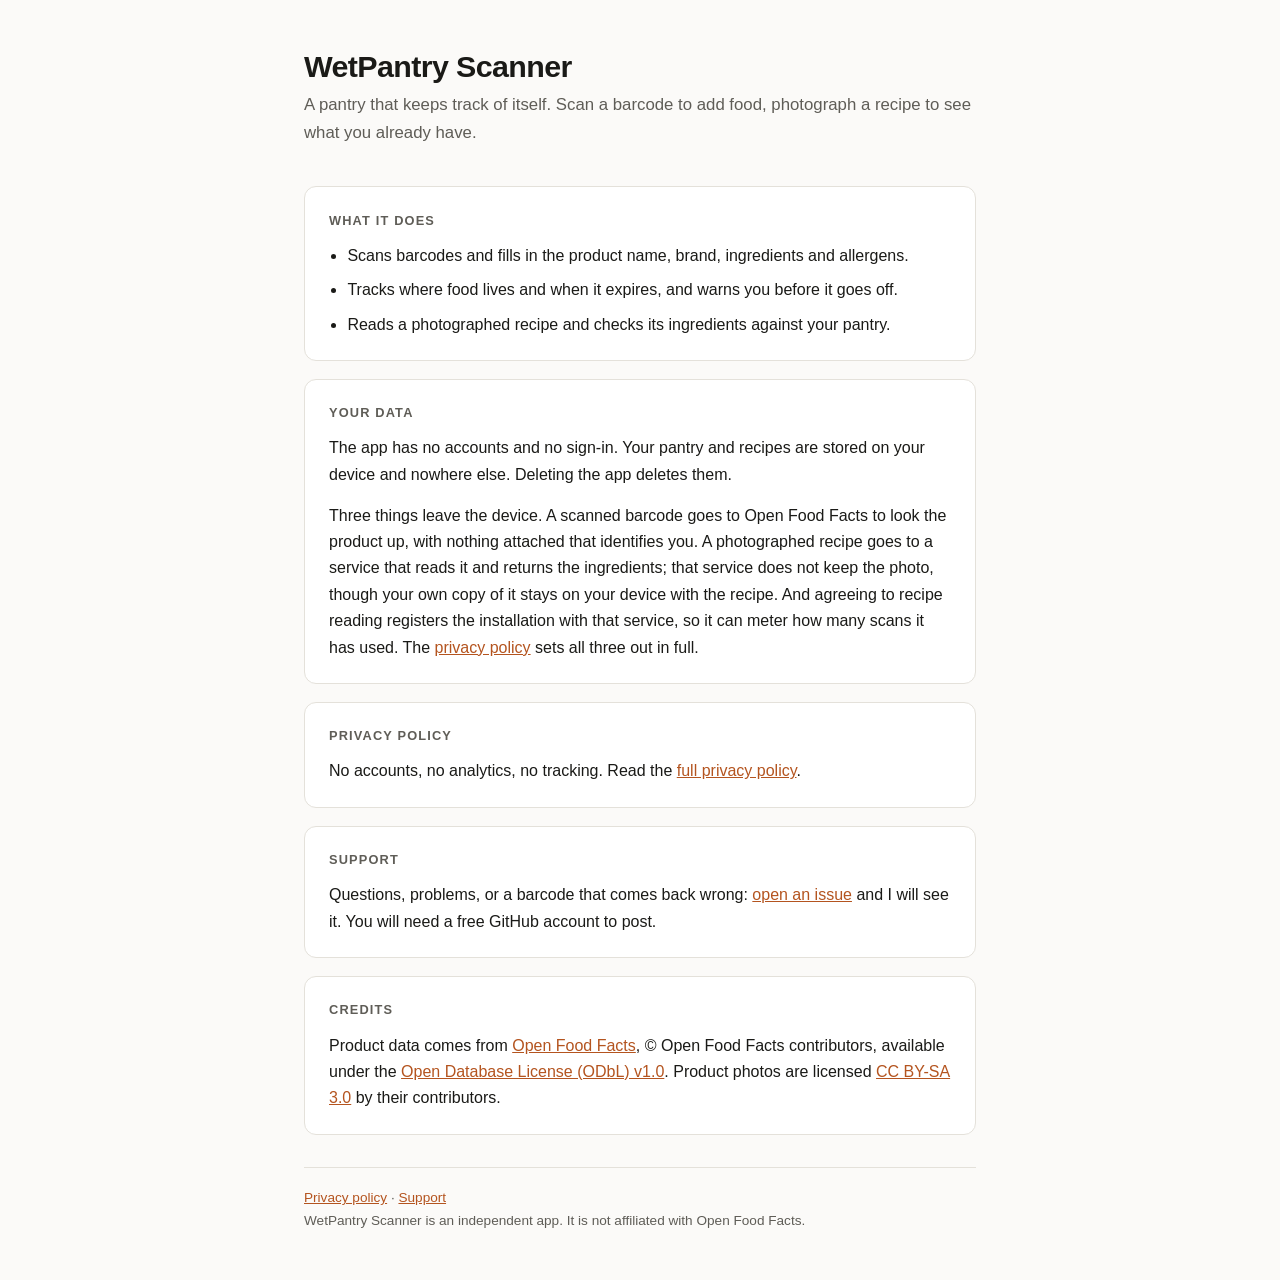
<file: index.html>
<!doctype html>
<html lang="en">
<head>
<meta charset="utf-8">
<meta name="viewport" content="width=device-width, initial-scale=1">
<title>WetPantry Scanner</title>
<link rel="stylesheet" href="style.css">
</head>
<body>
<main>
  <header>
    <h1>WetPantry Scanner</h1>
    <p class="tagline">A pantry that keeps track of itself. Scan a barcode to add food, photograph a recipe to see what you already have.</p>
  </header>

  <section>
    <h2>What it does</h2>
    <ul>
      <li>Scans barcodes and fills in the product name, brand, ingredients and allergens.</li>
      <li>Tracks where food lives and when it expires, and warns you before it goes off.</li>
      <li>Reads a photographed recipe and checks its ingredients against your pantry.</li>
    </ul>
  </section>

  <section>
    <h2>Your data</h2>
    <p>The app has no accounts and no sign-in. Your pantry and recipes are stored on your device and nowhere else. Deleting the app deletes them.</p>
    <p>Three things leave the device. A scanned barcode goes to Open Food Facts to look the product up, with nothing attached that identifies you. A photographed recipe goes to a service that reads it and returns the ingredients; that service does not keep the photo, though your own copy of it stays on your device with the recipe. And agreeing to recipe reading registers the installation with that service, so it can meter how many scans it has used. The <a href="privacy.html">privacy policy</a> sets all three out in full.</p>
  </section>

  <section>
    <h2>Privacy policy</h2>
    <p>No accounts, no analytics, no tracking. Read the <a href="privacy.html">full privacy policy</a>.</p>
  </section>

  <section>
    <h2>Support</h2>
    <p>Questions, problems, or a barcode that comes back wrong: <a href="https://github.com/wethcr/WetPantry/issues">open an issue</a> and I will see it. You will need a free GitHub account to post.</p>
  </section>

  <section>
    <h2>Credits</h2>
    <p>Product data comes from <a href="https://world.openfoodfacts.org">Open Food Facts</a>, © Open Food Facts contributors, available under the <a href="https://opendatacommons.org/licenses/odbl/1-0/">Open Database License (ODbL) v1.0</a>. Product photos are licensed <a href="https://creativecommons.org/licenses/by-sa/3.0/">CC BY-SA 3.0</a> by their contributors.</p>
  </section>

  <footer>
    <a href="privacy.html">Privacy policy</a> · <a href="https://github.com/wethcr/WetPantry/issues">Support</a><br>
    WetPantry Scanner is an independent app. It is not affiliated with Open Food Facts.
  </footer>
</main>
</body>
</html>
</file>
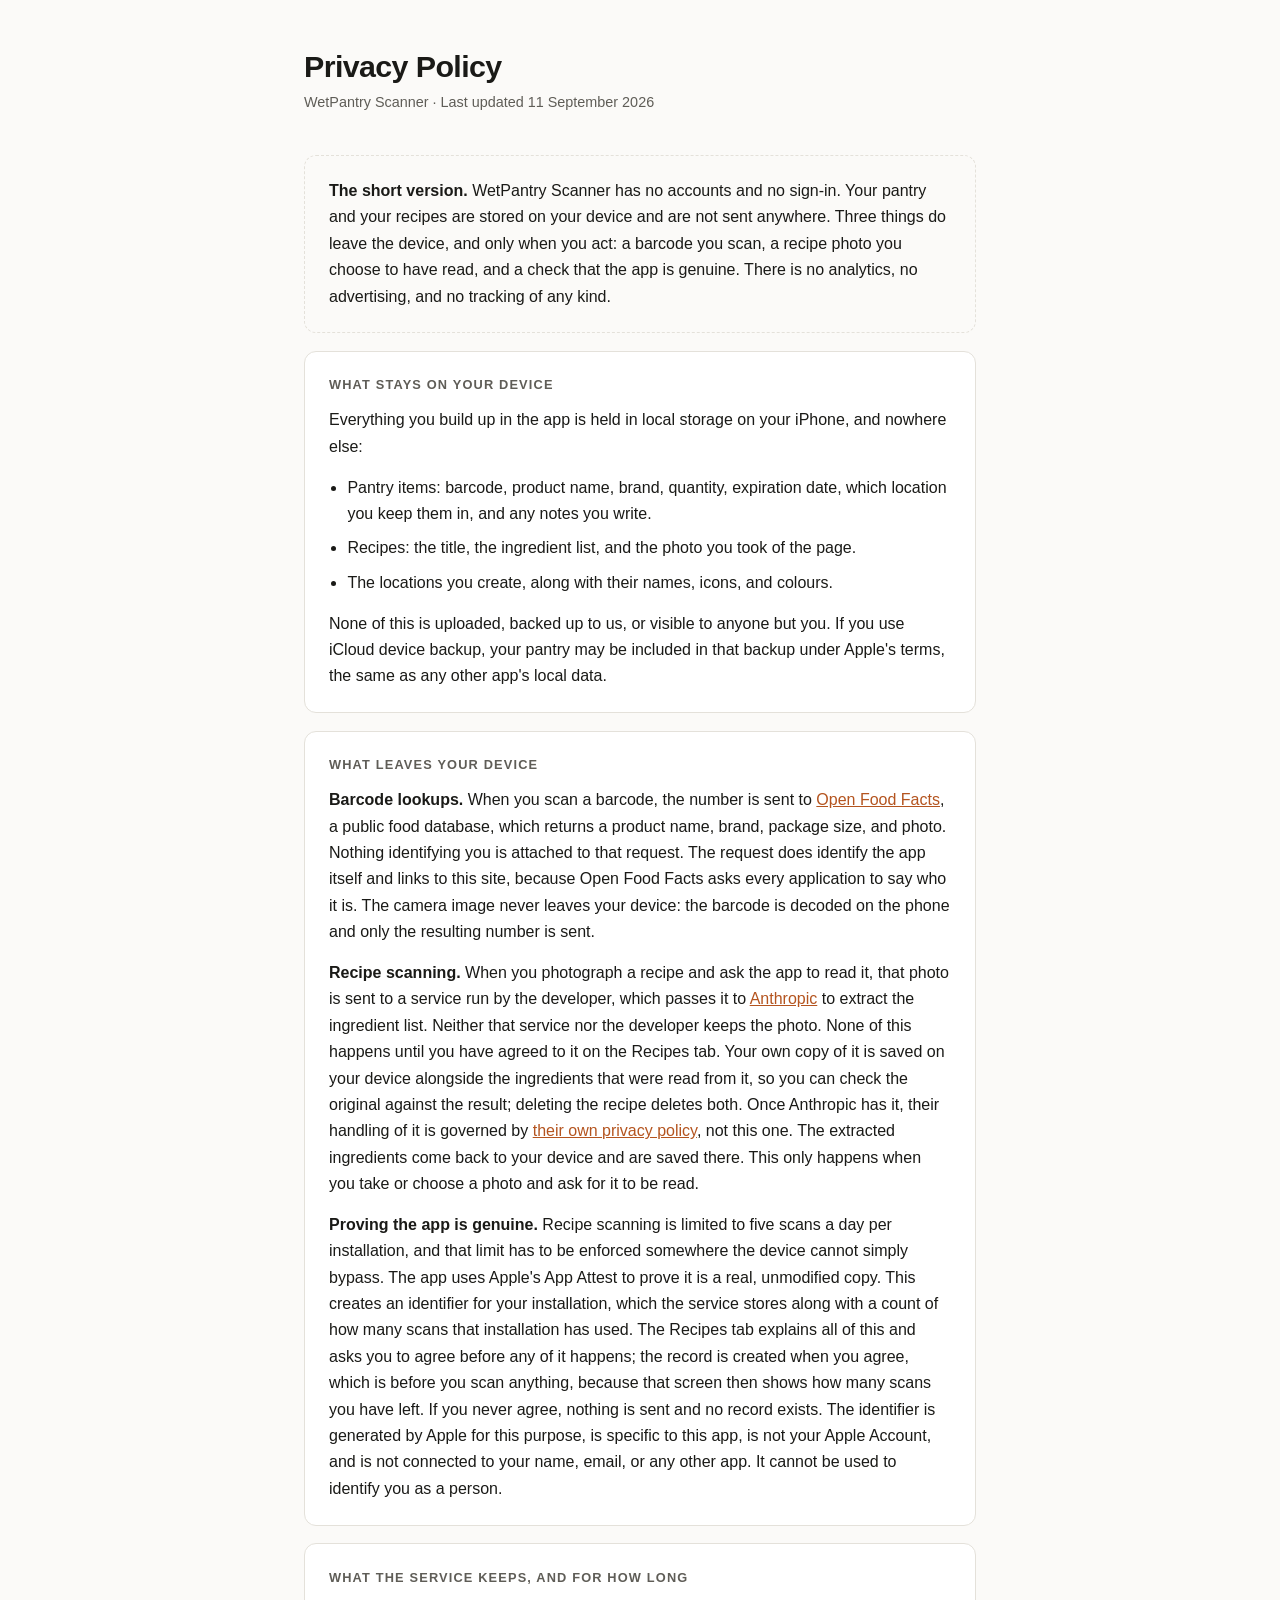
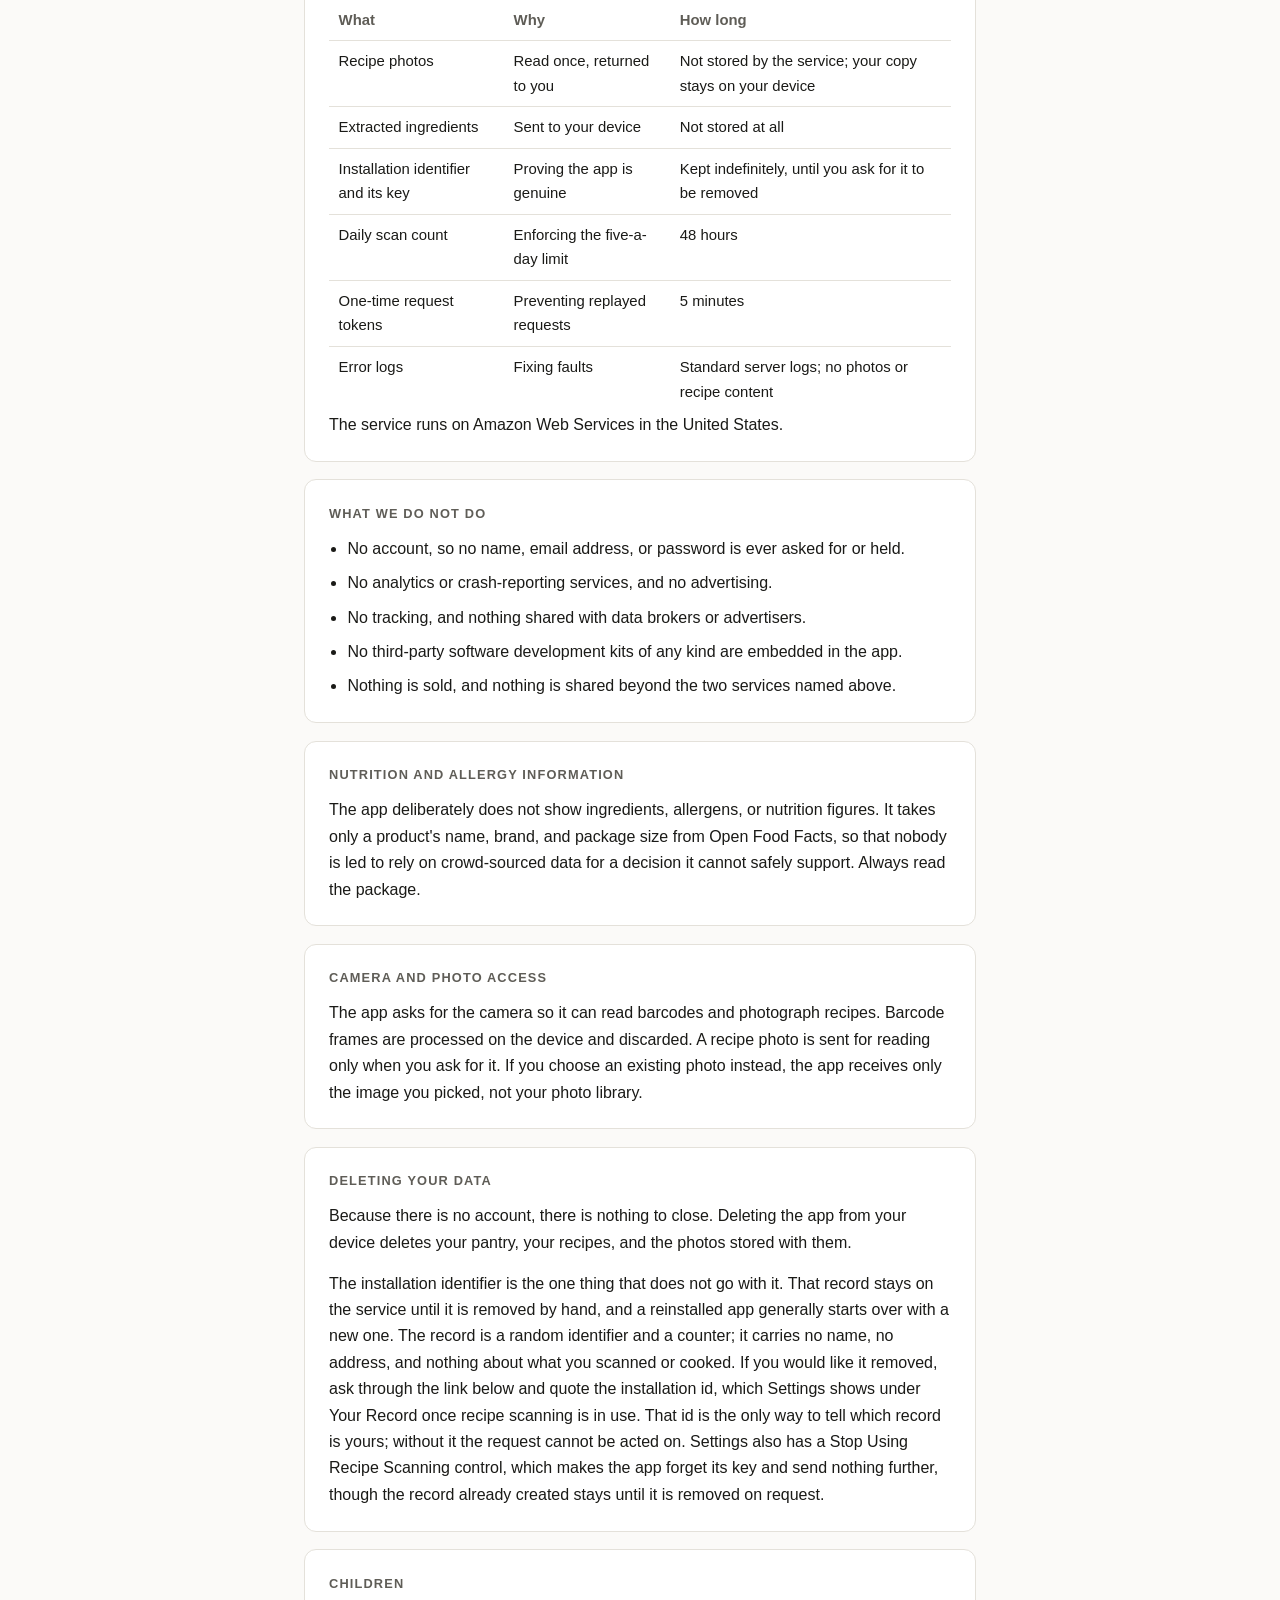
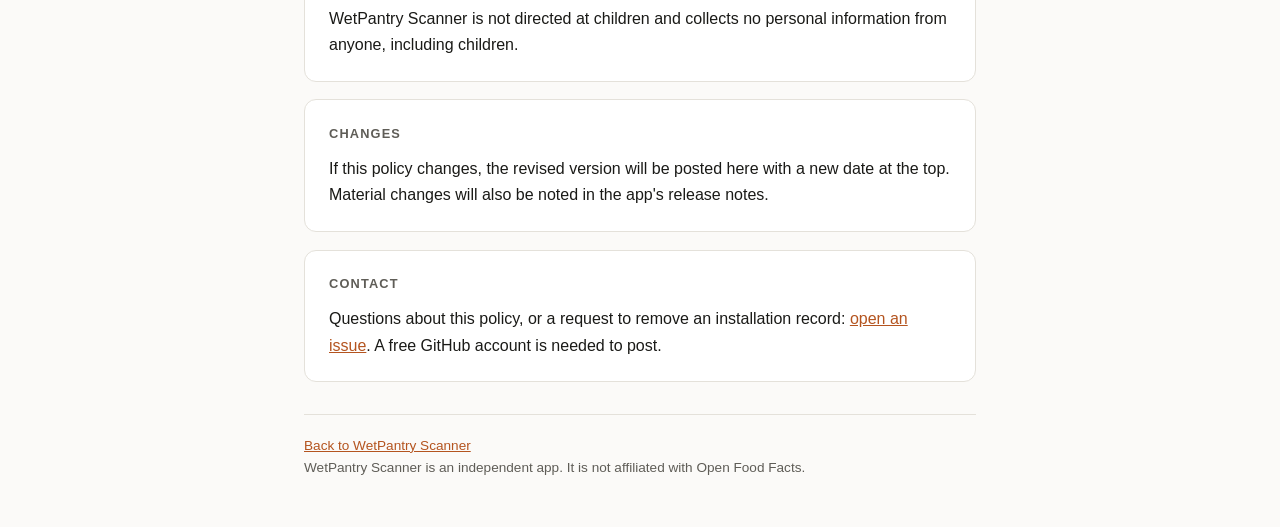
<file: privacy.html>
<!doctype html>
<html lang="en">
<head>
<meta charset="utf-8">
<meta name="viewport" content="width=device-width, initial-scale=1">
<title>Privacy Policy · WetPantry Scanner</title>
<link rel="stylesheet" href="style.css">
</head>
<body>
<main>
  <header>
    <h1>Privacy Policy</h1>
    <p class="updated">WetPantry Scanner · Last updated 11 September 2026</p>
  </header>

  <section class="lede">
    <p><strong>The short version.</strong> WetPantry Scanner has no accounts and no sign-in. Your pantry and your recipes are stored on your device and are not sent anywhere. Three things do leave the device, and only when you act: a barcode you scan, a recipe photo you choose to have read, and a check that the app is genuine. There is no analytics, no advertising, and no tracking of any kind.</p>
  </section>

  <section>
    <h2>What stays on your device</h2>
    <p>Everything you build up in the app is held in local storage on your iPhone, and nowhere else:</p>
    <ul>
      <li>Pantry items: barcode, product name, brand, quantity, expiration date, which location you keep them in, and any notes you write.</li>
      <li>Recipes: the title, the ingredient list, and the photo you took of the page.</li>
      <li>The locations you create, along with their names, icons, and colours.</li>
    </ul>
    <p>None of this is uploaded, backed up to us, or visible to anyone but you. If you use iCloud device backup, your pantry may be included in that backup under Apple's terms, the same as any other app's local data.</p>
  </section>

  <section>
    <h2>What leaves your device</h2>

    <p><strong>Barcode lookups.</strong> When you scan a barcode, the number is sent to <a href="https://world.openfoodfacts.org">Open Food Facts</a>, a public food database, which returns a product name, brand, package size, and photo. Nothing identifying you is attached to that request. The request does identify the app itself and links to this site, because Open Food Facts asks every application to say who it is. The camera image never leaves your device: the barcode is decoded on the phone and only the resulting number is sent.</p>

    <p><strong>Recipe scanning.</strong> When you photograph a recipe and ask the app to read it, that photo is sent to a service run by the developer, which passes it to <a href="https://www.anthropic.com">Anthropic</a> to extract the ingredient list. Neither that service nor the developer keeps the photo. None of this happens until you have agreed to it on the Recipes tab. Your own copy of it is saved on your device alongside the ingredients that were read from it, so you can check the original against the result; deleting the recipe deletes both. Once Anthropic has it, their handling of it is governed by <a href="https://www.anthropic.com/legal/privacy">their own privacy policy</a>, not this one. The extracted ingredients come back to your device and are saved there. This only happens when you take or choose a photo and ask for it to be read.</p>

    <p><strong>Proving the app is genuine.</strong> Recipe scanning is limited to five scans a day per installation, and that limit has to be enforced somewhere the device cannot simply bypass. The app uses Apple's App Attest to prove it is a real, unmodified copy. This creates an identifier for your installation, which the service stores along with a count of how many scans that installation has used. The Recipes tab explains all of this and asks you to agree before any of it happens; the record is created when you agree, which is before you scan anything, because that screen then shows how many scans you have left. If you never agree, nothing is sent and no record exists. The identifier is generated by Apple for this purpose, is specific to this app, is not your Apple Account, and is not connected to your name, email, or any other app. It cannot be used to identify you as a person.</p>
  </section>

  <section>
    <h2>What the service keeps, and for how long</h2>
    <div class="scroll">
      <table>
        <tr><th>What</th><th>Why</th><th>How long</th></tr>
        <tr><td>Recipe photos</td><td>Read once, returned to you</td><td>Not stored by the service; your copy stays on your device</td></tr>
        <tr><td>Extracted ingredients</td><td>Sent to your device</td><td>Not stored at all</td></tr>
        <tr><td>Installation identifier and its key</td><td>Proving the app is genuine</td><td>Kept indefinitely, until you ask for it to be removed</td></tr>
        <tr><td>Daily scan count</td><td>Enforcing the five-a-day limit</td><td>48 hours</td></tr>
        <tr><td>One-time request tokens</td><td>Preventing replayed requests</td><td>5 minutes</td></tr>
        <tr><td>Error logs</td><td>Fixing faults</td><td>Standard server logs; no photos or recipe content</td></tr>
      </table>
    </div>
    <p>The service runs on Amazon Web Services in the United States.</p>
  </section>

  <section>
    <h2>What we do not do</h2>
    <ul>
      <li>No account, so no name, email address, or password is ever asked for or held.</li>
      <li>No analytics or crash-reporting services, and no advertising.</li>
      <li>No tracking, and nothing shared with data brokers or advertisers.</li>
      <li>No third-party software development kits of any kind are embedded in the app.</li>
      <li>Nothing is sold, and nothing is shared beyond the two services named above.</li>
    </ul>
  </section>

  <section>
    <h2>Nutrition and allergy information</h2>
    <p>The app deliberately does not show ingredients, allergens, or nutrition figures. It takes only a product's name, brand, and package size from Open Food Facts, so that nobody is led to rely on crowd-sourced data for a decision it cannot safely support. Always read the package.</p>
  </section>

  <section>
    <h2>Camera and photo access</h2>
    <p>The app asks for the camera so it can read barcodes and photograph recipes. Barcode frames are processed on the device and discarded. A recipe photo is sent for reading only when you ask for it. If you choose an existing photo instead, the app receives only the image you picked, not your photo library.</p>
  </section>

  <section>
    <h2>Deleting your data</h2>
    <p>Because there is no account, there is nothing to close. Deleting the app from your device deletes your pantry, your recipes, and the photos stored with them.</p>
    <p>The installation identifier is the one thing that does not go with it. That record stays on the service until it is removed by hand, and a reinstalled app generally starts over with a new one. The record is a random identifier and a counter; it carries no name, no address, and nothing about what you scanned or cooked. If you would like it removed, ask through the link below and quote the installation id, which Settings shows under Your Record once recipe scanning is in use. That id is the only way to tell which record is yours; without it the request cannot be acted on. Settings also has a Stop Using Recipe Scanning control, which makes the app forget its key and send nothing further, though the record already created stays until it is removed on request.</p>
  </section>

  <section>
    <h2>Children</h2>
    <p>WetPantry Scanner is not directed at children and collects no personal information from anyone, including children.</p>
  </section>

  <section>
    <h2>Changes</h2>
    <p>If this policy changes, the revised version will be posted here with a new date at the top. Material changes will also be noted in the app's release notes.</p>
  </section>

  <section>
    <h2>Contact</h2>
    <p>Questions about this policy, or a request to remove an installation record: <a href="https://github.com/wethcr/WetPantry/issues">open an issue</a>. A free GitHub account is needed to post.</p>
  </section>

  <footer>
    <a href="./">Back to WetPantry Scanner</a><br>
    WetPantry Scanner is an independent app. It is not affiliated with Open Food Facts.
  </footer>
</main>
</body>
</html>
</file>
<file: style.css>
/* Shared by every page. Kept in one file so the two pages cannot drift apart,
   which they already had: different column widths and list spacing. */

:root {
  --bg: #fbfaf8;
  --card: #ffffff;
  --ink: #1a1a17;
  --muted: #5f5d57;
  --rule: #e4e1da;
  --accent: #b4541f;
}

@media (prefers-color-scheme: dark) {
  :root {
    --bg: #16150f;
    --card: #201e18;
    --ink: #f2efe8;
    --muted: #a8a49a;
    --rule: #34312a;
    --accent: #e8874a;
  }
}

* { box-sizing: border-box; }

body {
  margin: 0;
  background: var(--bg);
  color: var(--ink);
  font: 16px/1.65 -apple-system, BlinkMacSystemFont, "Segoe UI", Roboto, Helvetica, Arial, sans-serif;
  padding-block: 3rem;
  padding-inline: 20px;
}

main { max-width: 42rem; margin: 0 auto; }

header { margin-bottom: 2.5rem; }

h1 {
  font-size: 1.9rem;
  line-height: 1.2;
  margin: 0 0 .4rem;
  letter-spacing: -.02em;
}

/* The line under the title: a description on the home page, a date on the
   policy. Same slot, same treatment. */
.tagline, .updated { color: var(--muted); margin: 0; }
.tagline { font-size: 1.05rem; }
.updated { font-size: .9rem; }

h2 {
  font-size: .8rem;
  text-transform: uppercase;
  letter-spacing: .09em;
  color: var(--muted);
  margin: 0 0 .75rem;
  font-weight: 600;
}

section {
  background: var(--card);
  border: 1px solid var(--rule);
  border-radius: 12px;
  padding: 1.4rem 1.5rem;
  margin-bottom: 1.1rem;
}

/* An opening summary, set apart from the sections it summarises. */
.lede { background: transparent; border-style: dashed; }

p { margin: 0 0 .9rem; }
p:last-child { margin-bottom: 0; }

a { color: var(--accent); }

ul { margin: 0 0 .9rem; padding-left: 1.15rem; }
ul:last-child { margin-bottom: 0; }
li { margin-bottom: .5rem; }
li:last-child { margin-bottom: 0; }

table { border-collapse: collapse; width: 100%; font-size: .93rem; }
th, td {
  text-align: left;
  padding: .5rem .6rem;
  border-bottom: 1px solid var(--rule);
  vertical-align: top;
}
th { color: var(--muted); font-weight: 600; }
tr:last-child td { border-bottom: none; }

/* Tables are the one thing allowed to scroll sideways on a narrow phone. */
.scroll { overflow-x: auto; }

footer {
  color: var(--muted);
  font-size: .85rem;
  margin-top: 2rem;
  padding-top: 1.2rem;
  border-top: 1px solid var(--rule);
}
</file>
